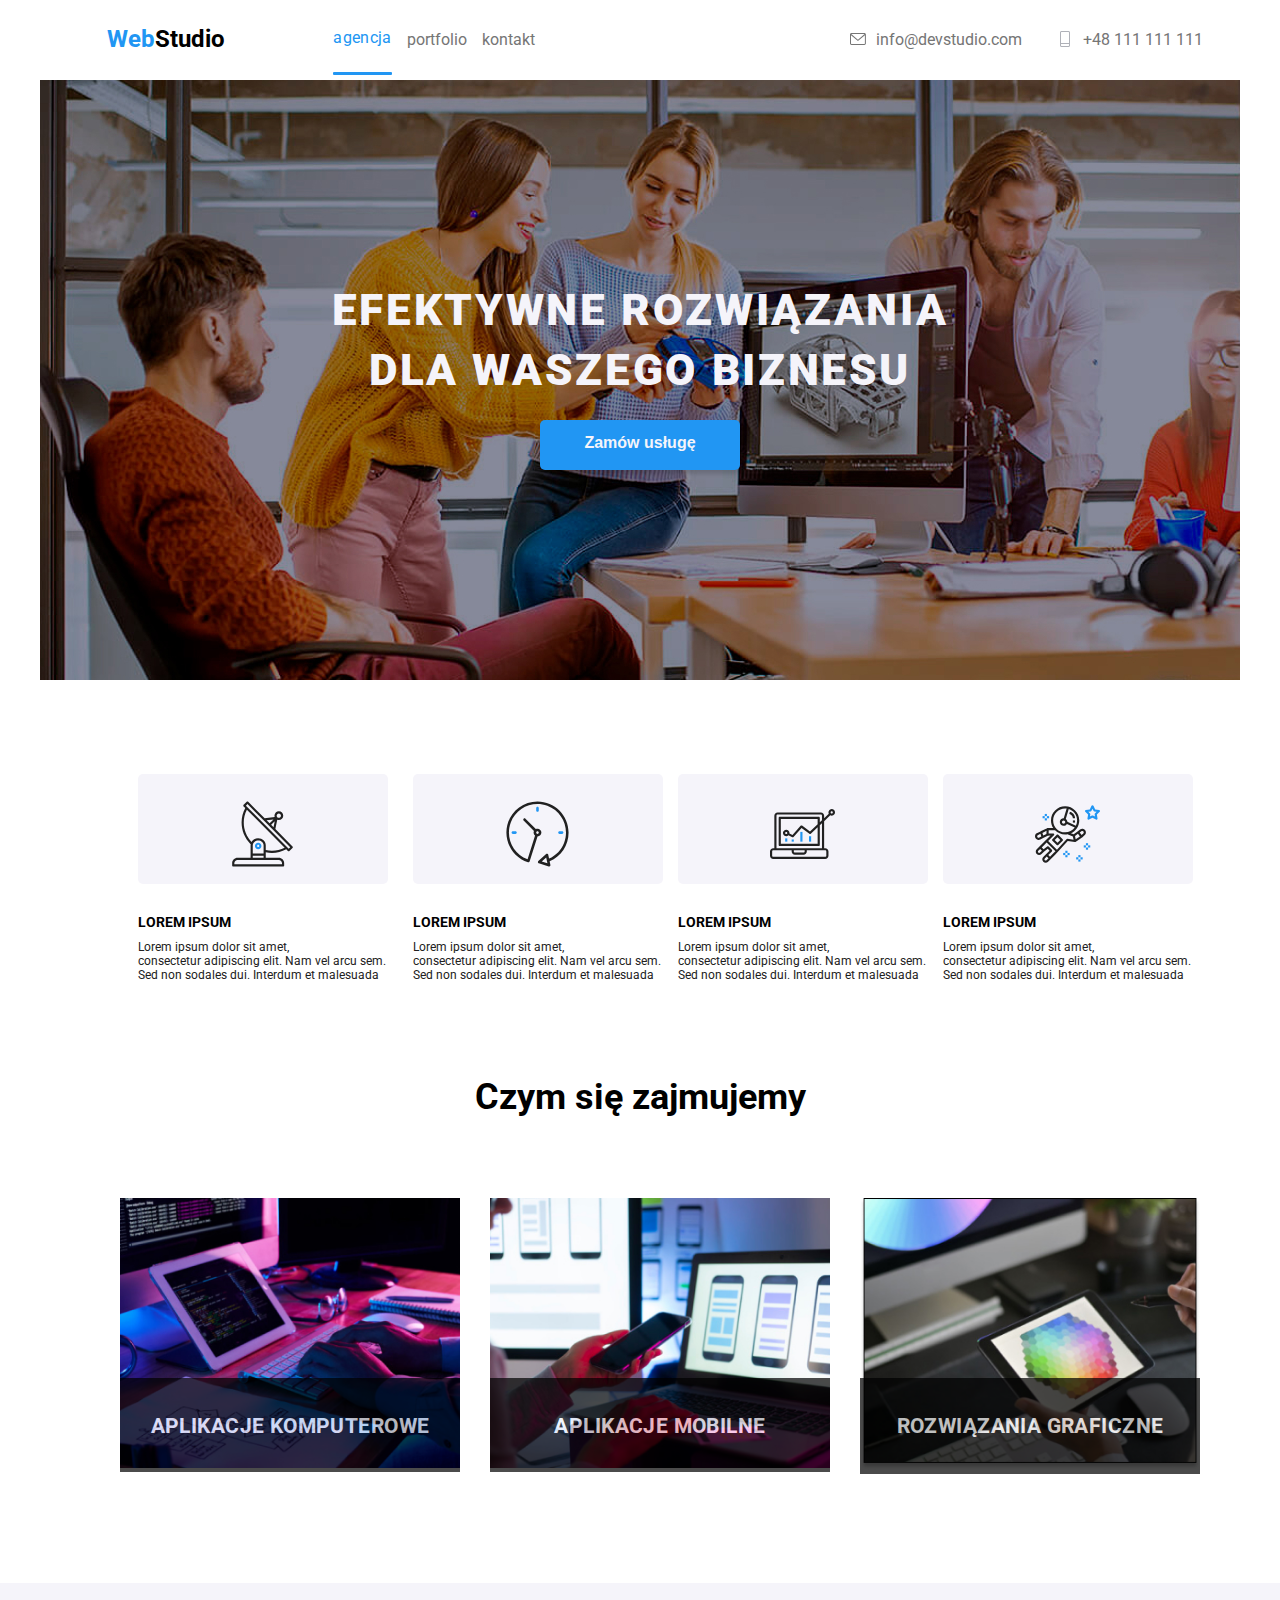
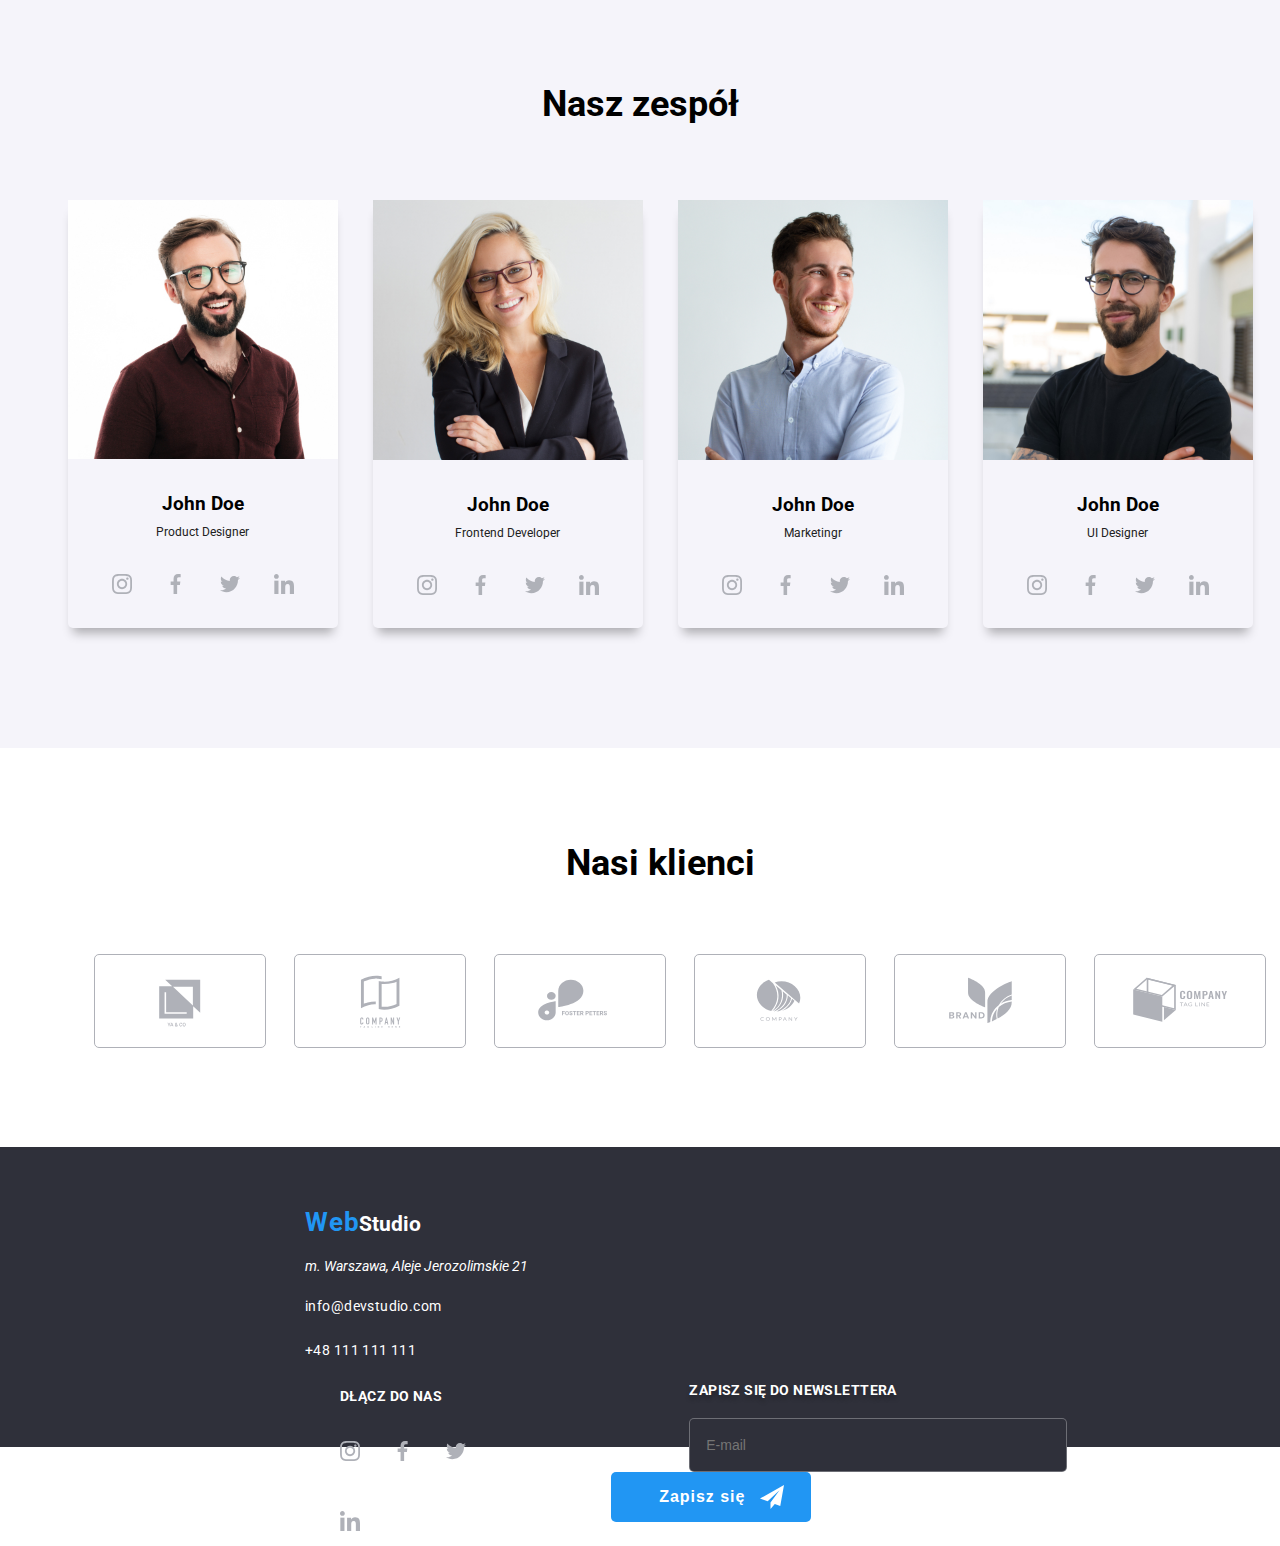
<file: index.html>
<!DOCTYPE html>
<html lang="pl">
<head>
    <meta charset="UTF-8">
    <meta http-equiv="X-UA-Compatible" content="IE=edge">
    <meta name="viewport" content="width=device-width, initial-scale=1.0">
    <title>WebStudio</title>

    <link href="./css/index.css" rel="stylesheet"/>

    <link rel="preconnect" href="https://fonts.googleapis.com">
    <link rel="preconnect" href="https://fonts.gstatic.com" crossorigin>
    <link href="https://fonts.googleapis.com/css2?family=Raleway:wght@700&family=Roboto:wght@400;500;700;900&display=swap" 
          rel="stylesheet">  

</head>

<body>

    <header class="container header">

        <div class="header__nav">
        <nav>
            <ul class="header__list">
    
            <li><a href="./index.html"><span class="header__item"><span class="header__link">Web</span>Studio</span></a></li>
            <li><a href="./index.html" class="header__active">agencja</a></li>
            <li><a href="./portfolio.html" >portfolio</a></li>
            <li><a href="kontakt" >kontakt</a></li>
    
            </ul>
        </nav>
        

        <div class="header-contact">
           <ul class="header-contact__list">
             <li class="header-contact__item">
                <span class="header-contact__link">
                    <svg class="header-contact__email" width="16" height="20">
                        <use href="./svg/symbol-defs.svg#envelope2"></use>
                    </svg>
                    <a href="mailto:info@devstudio.com">info@devstudio.com</a>
            </span>
        </li>
        <li class="header-contact__item">
            <span class="header-contact__link">
                <svg class="header-contact__phone" width="16" height="18">
                    <use href="./svg/symbol-defs.svg#phone"></use>
                </svg>
            <a href="tel:+48111111111">+48 111 111 111</a>
            </span>
        </li>
        </ul>
        </div>
        </div>


    </header>

        <section class="container service-heading__background-photo">
            
        <div>

        <h1 class="service-heading"><span class="service-heading__item">EFEKTYWNE ROZWIĄZANIA<br>DLA WASZEGO BIZNESU</span></h1>
        <button type="button" class="service-heading__button" data-modal-open=""><span class="service-heading__button-text">Zamów usługę</span></button>

        </div>

        </section>


        <div class="backdrop is-hidden" data-modal>
            <div class="modal"> 
                <button type="button" class="modal__close-btn" data-modal-close>X</button>
                <h2 class="modal__heading">Zostaw swoje dane w formularzu poniżej</h2>
        <div class="input-wrapper">
            <form name="form-modal">
                <label for="username">
                    <p class="label-modal">Imie</p>
                        <input class="input-modal" type="text" name="username" for="username" id="username">
                            <svg class="input-modal__svg-username" width="18" height="18">
                            <use href="./svg/symbol-defs-2.svg#people"></use>
                            </svg>
                </label>
        </div>
        <div class="input-wrapper">
                <label for="tel">
                    <p class="label-modal">Telefon</p>
                        <input class="input-modal" type="tel" name="tel" for="tel" id="tel">
                            <svg class="input-modal__svg-tel" width="18" height="18">
                            <use href="./svg/symbol-defs-2.svg#phone-modal"></use>
                            </svg>
                </label>
        
        </div>
        <div class="input-wrapper">
                <label for="email">
                    <p class="label-modal">Email</p>
                        <input class="input-modal" type="email" name="email" for="email" id="email">
                            <svg class="input-modal__svg-email" width="18" height="18">
                            <use href="./svg/symbol-defs-2.svg#envelope-modal"></use>
                            </svg>
                </label>
            
        </div>


        <div class="input-wrapper">
            
                <label class="form-modal-coment__label" for="coment" >
                    <p class="label-modal">Komentarz</p>
                        <input class="input-modal__coment" type="text" name="coment" for="coment" id="coment" placeholder="Wprowadź tekst">
                </label>
            
        </div>

                
                <input class="cookies" type="checkbox" name="cookies">
                <label class="cookies__text">Oświadczam iż akceptuję <a class="cookies__link">Regulamin</a> i <a class="cookies__link">Politykę Prywatności</a>.</label>
                

            <button type="submit" class="submit-modal">Wyślij</button>

            </div>
        </form>

            <script src="./js/modal.js"></script>


        </div>





        <section class="container">

        <ul class="index">

        <li>
            <div class="index__element">

                <div class="index-element__svg">
                    <svg class="index-element-svg__item" width="65" height="70">
                        <use href="./svg/symbol-defs.svg#Naszeatuty1"></use>
                    </svg>
                </div>
                
                <h3 class="index-element__paragraf">LOREM IPSUM</h3>
                <p>
                    Lorem ipsum dolor sit amet,<br>consectetur adipiscing elit. 
                    Nam vel arcu sem. <br>Sed non sodales dui. Interdum et malesuada
                </p>
            </div>
        </li>

        <li>
            <div class="text-index__element">
                <div class="index-element__svg">  
                    <svg class="index-element-svg__item" width="65" height="70">
                        <use href="./svg/symbol-defs.svg#naszeatrybuty2"></use>
                    </svg>                     
                </div>
                <h3 class="index-element__paragraf">LOREM IPSUM</h3>
                <p>
                    Lorem ipsum dolor sit amet,<br>consectetur adipiscing elit. 
                    Nam vel arcu sem. <br>Sed non sodales dui. Interdum et malesuada
                </p>
            </div>
        </li>

        <li>
            <div class="text-index__element">
                <div class="index-element__svg">   
                    <svg class="index-element-svg__item" width="65" height="70">
                        <use href="./svg/symbol-defs.svg#naszeatrybuty3"></use>
                    </svg>  
                </div>
                <h3 class="index-element__paragraf">LOREM IPSUM</h3>
                <p>
                    Lorem ipsum dolor sit amet,<br>consectetur adipiscing elit. 
                    Nam vel arcu sem. <br>Sed non sodales dui. Interdum et malesuada
                </p>
            </div>
        </li>

        <li>
            <div class="text-index__element">
                <div class="index-element__svg">
                    <svg class="index-element-svg__item" width="65" height="70">
                        <use href="./svg/symbol-defs.svg#naszeatrybuty4"></use>
                    </svg>  
                </div>
                <h3 class="index-element__paragraf">LOREM IPSUM</h3>
                <p>
                    Lorem ipsum dolor sit amet,<br>consectetur adipiscing elit. 
                    Nam vel arcu sem. <br>Sed non sodales dui. Interdum et malesuada
                </p>
            </div>
        </li>

        </ul>
        </section>





        <section class="container we-do">

           <h2 class="we-do__heading">Czym się zajmujemy</h2>

        <ul class="we-do__list">

            <li class="we-do__card">
                <div class="we-do__img">
                <img src="./images/1.jpg" alt="zdjęcie rąk na klawiaturze" width="340">

                <div class="static-overlay">
                    <h2>APLIKACJE KOMPUTEROWE</h2>
                </div>
               </div>
            </li>


            <li class="we-do__card">
                <div class="we-do__img">
                <img src="./images/2.jpg" alt="praca przy komputerze" width="340">

                <div class="static-overlay">
                    <h2> APLIKACJE MOBILNE</h2>
                </div>
               </div>
            </li>

            <li class="we-do__card">
                <div class="we-do__img">
                <img src="./images/3.jpg" alt="praca na teblecie graficznym" width="340">
                <div class="static-overlay">
                    <h2>ROZWIĄZANIA GRAFICZNE</h2>
                </div>
               </div>
            </li>

        </ul>

        </section>



    <section class="container employee">
        
        <h2 class="employee__heading">Nasz zespół</h2>

        <ul class="employee__list">
            <li class="employee__card">
                <div>
                <img src="./images/4.jpg" alt="Product Designer" width="270">
                <div class="employee__text">
                <h3 class="employee__name">John Doe</h3>
                <p>Product Designer</p>

                <div class="employee-social-media">
                    <div class="employee-social-media__circle">
                        <svg class="employee-social-media__icon" width="20" height="20">
                            <use href="./svg/symbol-defs.svg#instagram"></use>
                        </svg>

                    </div>
                    <div class="employee-social-media__circle">
                        <svg class="employee-social-media__icon" width="20" height="20">
                            <use href="./svg/symbol-defs.svg#fb"></use>
                        </svg>
                    </div>
                    <div class="employee-social-media__circle">
                        <svg class="employee-social-media__icon" width="20" height="20">
                            <use href="./svg/symbol-defs.svg#twitter"></use>
                        </svg>
                    </div>
                    <div class="employee-social-media__circle">
                        <svg class="employee-social-media__icon" width="20" height="20">
                            <use href="./svg/symbol-defs.svg#linkedin"></use>
                        </svg>
                    </div>
                </div>

            </li>

            <li class="employee__card">
                <div>
                    <img src="./images/5.jpg" alt="Frontend Developer" width="270">
                    <div class="employee__text">
                    <h3 class="employee__name">John Doe</h3>
                    <p>Frontend Developer</p>

                    <div class="employee-social-media">
                        <div class="employee-social-media__circle">
                            <svg class="employee-social-media__icon" width="20" height="20">
                                <use href="./svg/symbol-defs.svg#instagram"></use>
                            </svg>
    
                        </div>
                        <div class="employee-social-media__circle">
                            <svg class="employee-social-media__icon" width="20" height="20">
                                <use href="./svg/symbol-defs.svg#fb"></use>
                            </svg>
                        </div>
                        <div class="employee-social-media__circle">
                            <svg class="employee-social-media__icon" width="20" height="20">
                                <use href="./svg/symbol-defs.svg#twitter"></use>
                            </svg>
                        </div>
                        <div class="employee-social-media__circle">
                            <svg class="employee-social-media__icon" width="20" height="20">
                                <use href="./svg/symbol-defs.svg#linkedin"></use>
                            </svg>
                        </div>
                    </div>
            </li>

            <li class="employee__card">
                <div>
                    <img src="./images/6.jpg" alt="Marketing" width="270">
                    <div class="employee__text">
                    <h3  class="employee__name">John Doe</h3>
                    <p>Marketingr</p>

                    <div class="employee-social-media">
                        <div class="employee-social-media__circle">
                            <svg class="employee-social-media__icon" width="20" height="20">
                                <use href="./svg/symbol-defs.svg#instagram"></use>
                            </svg>
    
                        </div>
                        <div class="employee-social-media__circle">
                            <svg class="employee-social-media__icon" width="20" height="20">
                                <use href="./svg/symbol-defs.svg#fb"></use>
                            </svg>
                        </div>
                        <div class="employee-social-media__circle">
                            <svg class="employee-social-media__icon" width="20" height="20">
                                <use href="./svg/symbol-defs.svg#twitter"></use>
                            </svg>
                        </div>
                        <div class="employee-social-media__circle">
                            <svg class="employee-social-media__icon" width="20" height="20">
                                <use href="./svg/symbol-defs.svg#linkedin"></use>
                            </svg>
                        </div>
                    </div>

            </li>

            <li class="employee__card">
                <div>
                    <img src="./images/7.jpg" alt="UI Designer" width="270">
                    <div class="employee__text">
                    <h3  class="employee__name">John Doe</h3>
                    <p>UI Designer</p>

                    <div class="employee-social-media">
                        <div class="employee-social-media__circle">
                            <svg class="employee-social-media__icon" width="20" height="20">
                                <use href="./svg/symbol-defs.svg#instagram"></use>
                            </svg>
    
                        </div>
                        <div class="employee-social-media__circle">
                            <svg class="employee-social-media__icon" width="20" height="20" fill="#AFB1B8">
                                <use href="./svg/symbol-defs.svg#fb"></use>
                            </svg>
                        </div>
                        <div class="employee-social-media__circle">
                            <svg class="employee-social-media__icon" width="20" height="20">
                                <use href="./svg/symbol-defs.svg#twitter"></use>
                            </svg>
                        </div>
                        <div class="employee-social-media__circle">
                            <svg class="employee-social-media__icon" width="20" height="20">
                                <use href="./svg/symbol-defs.svg#linkedin"></use>
                            </svg>
                        </div>
                    </div>
            </li>
        </ul>
    </section>



    <section class="container section customers">

       
            <h2 class="customers__heading">Nasi klienci</h2>

            <ul class="customers__list">
                <li class="customer__card">
                    <svg class="customer__svg" width="170" height="92">
                            <use href="./svg/symbol-defs.svg#Client1"></use>
                        </svg>
                </li>

                <li class="customer__card">
                        <svg class="customer__svg" width="170" height="92">
                            <use href="./svg/symbol-defs.svg#Client2"></use>
                        </svg>
                </li>

                <li class="customer__card"> 
                        <svg class="customer__svg" width="170" height="92">
                            <use href="./svg/symbol-defs.svg#Client3"></use>
                        </svg>
                    </div>
                </li>

                <li class="customer__card">
                        <svg class="customer__svg" width="170" height="92">
                            <use href="./svg/symbol-defs.svg#Client4"></use>
                        </svg>
                </li>

                <li class="customer__card">
                        <svg class="customer__svg" width="170" height="92">
                            <use href="./svg/symbol-defs.svg#Client5"></use>
                        </svg>
                </li>

                <li class="customer__card">
                        <svg class="customer__svg" width="170" height="92">
                            <use href="./svg/symbol-defs.svg#Client6"></use>
                        </svg>
                </li>

            </ul>

    </section>

    <footer class="container footer">

        <section class="footer-page">

        <ul class="footer__list">
            <li class="footer__element">
                <h2><span class="footer__text">Web</span>Studio</h2>
            </li>

            <li class="footer__element">
                <address>m. Warszawa, Aleje Jerozolimskie 21</address>
            </li>

            <li class="footer__element">
                <a class="footer__link" href="mailto:info@devstudio.com">info@devstudio.com</a>
            </li>

            <li class="footer__element">
                <a class="footer__link" href="tel:+48111111111"> +48 111 111 111 </a>
            </li>
        </ul>

        <ul class="footer__join-us">

            <li>
            <h2>
                <span class="join-us">Dłącz do nas</span>
            </h2>

                <div class="footer__social-media">
                    <div class="footer-social-media__circle">
                        <svg class="footer-social-media__icon" width="20" height="20">
                            <use href="./svg/symbol-defs.svg#instagram"></use>
                        </svg>

                    </div>

                    <div class="footer-social-media__circle">
                        <svg class="footer-social-media__icon" width="20" height="20">
                            <use href="./svg/symbol-defs.svg#fb"></use>
                        </svg>
                    </div>
                    <div class="footer-social-media__circle">
                        <svg class="footer-social-media__icon" width="20" height="20">
                            <use href="./svg/symbol-defs.svg#twitter"></use>
                        </svg>
                    </div>
                    <div class="footer-social-media__circle">
                        <svg class="footer-social-media__icon" width="20" height="20">
                            <use href="./svg/symbol-defs.svg#linkedin"></use>
                        </svg>
                    </div>
                </div>
            </li>

            <li class="footer__newsletter newsletter">
            <div>
                <h2 class="footer__newsletter-text">ZAPISZ SIĘ DO NEWSLETTERA</h2>

                <form name="newsletter" autocomplete="off" novalidate> 
                    <input class="footer-input__newsletter" type="email" name="email" placeholder="E-mail"/> 
                    <button type="submit" class="footer__button"><span class="footer__button-text">Zapisz się</span>
                        <svg class="footer-input__newsletter-icon" width="24" height="24">
                            <use href="./svg/symbol-defs1.svg#icon-send"></use>
                        </svg>
                    </form>
                    </button>
            </div>

            </li>
        
       </ul>

    </section>

        

    </footer>


</body>
</html>
</file>
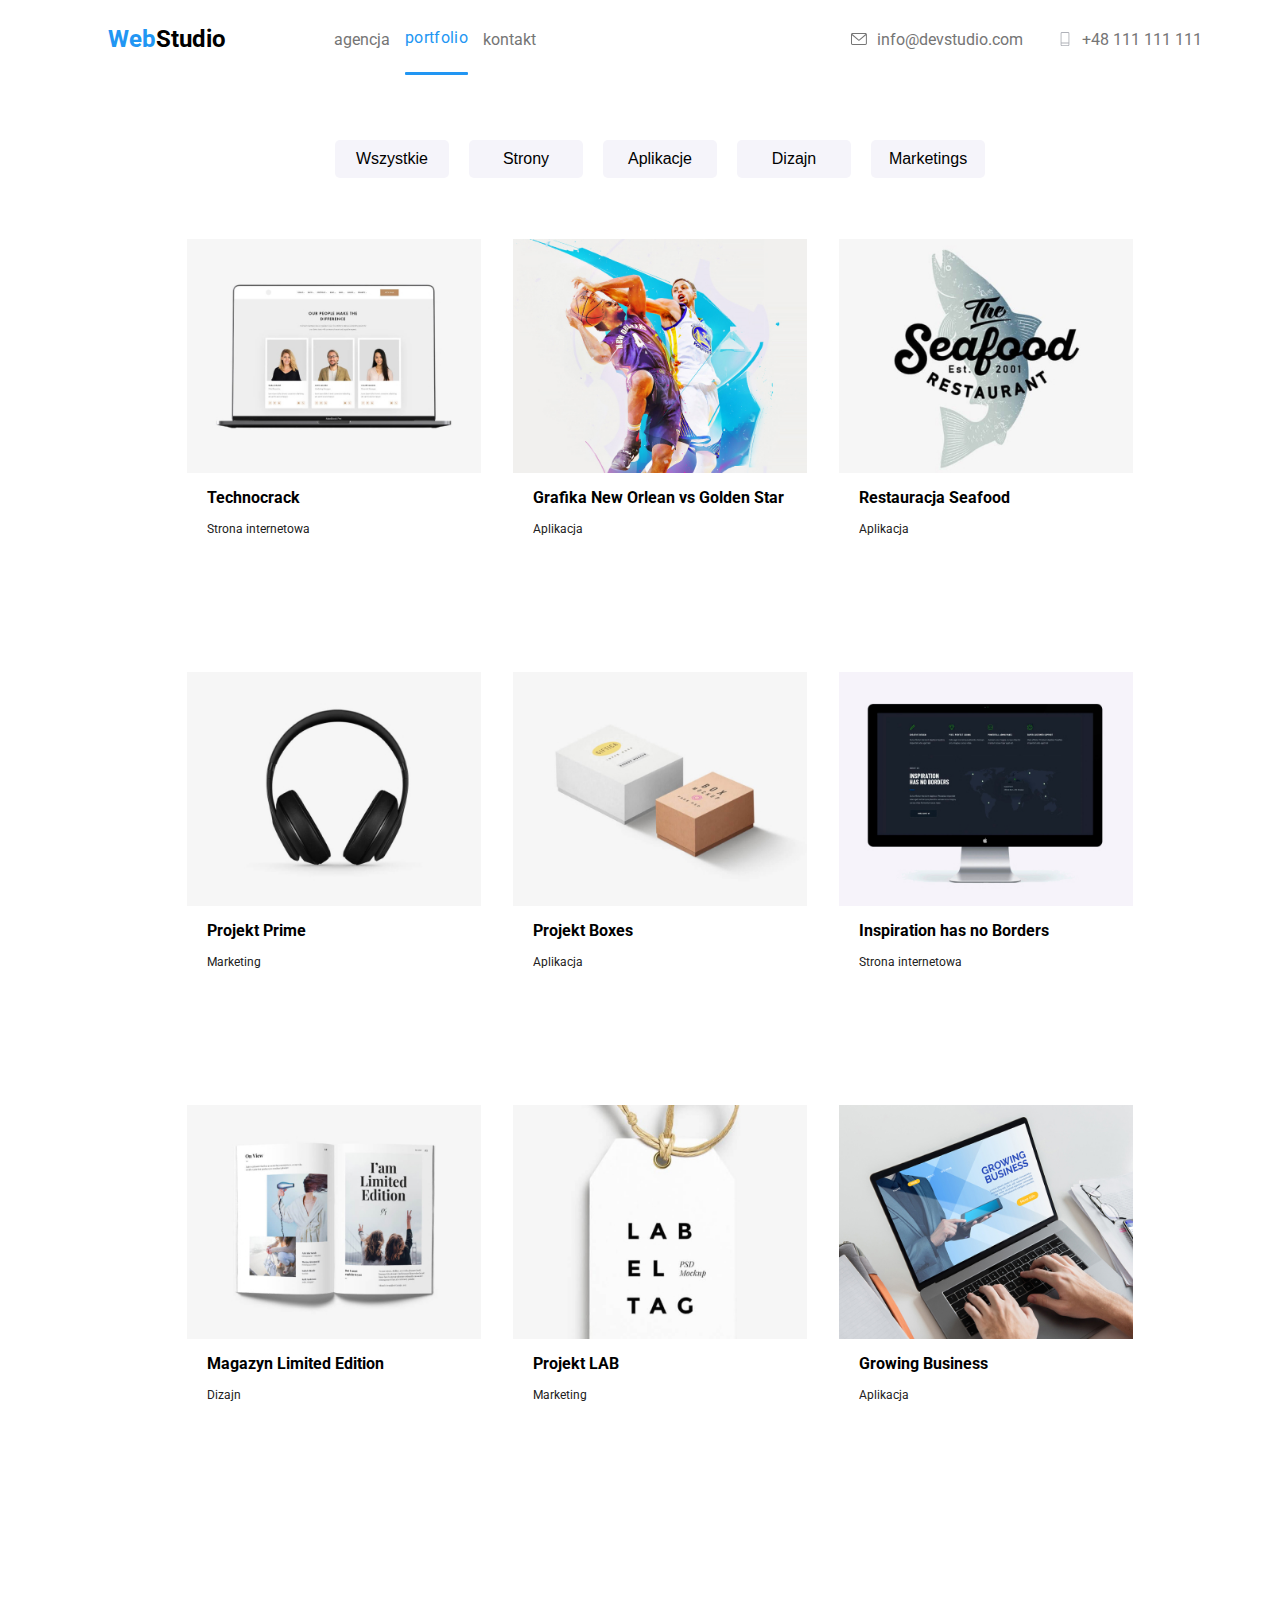
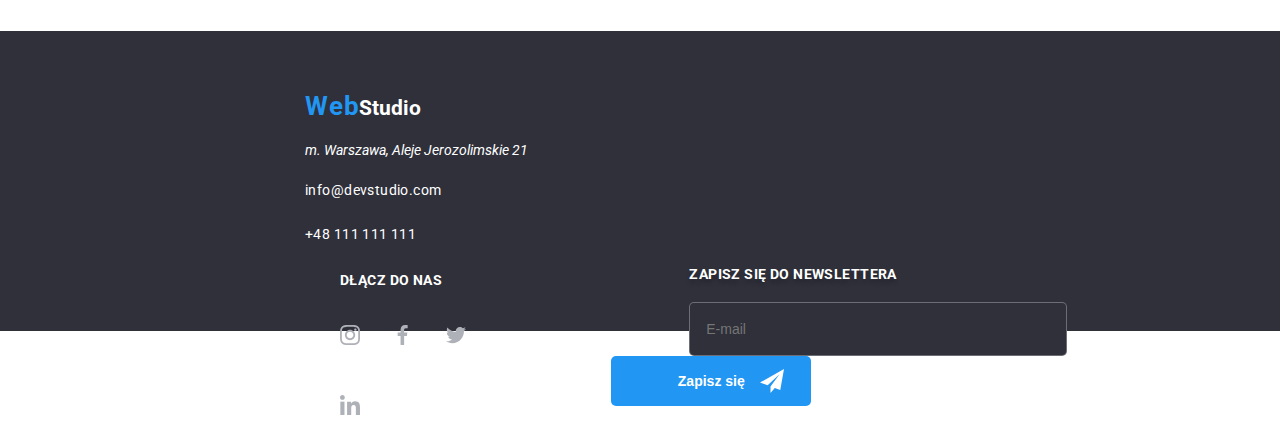
<file: portfolio.html>
<!DOCTYPE html>
<html lang="pl">
<head>
    <meta charset="UTF-8">
    <meta http-equiv="X-UA-Compatible" content="IE=edge">
    <meta name="viewport" content="width=device-width, initial-scale=1.0">
    <title>portfolio</title>

    <link href="./css/index.css" rel="stylesheet"/>

    <link rel="preconnect" href="https://fonts.googleapis.com">
    <link rel="preconnect" href="https://fonts.gstatic.com" crossorigin>
    <link href="https://fonts.googleapis.com/css2?family=Raleway:wght@700&family=Roboto:wght@400;500;700;900&display=swap" 
          rel="stylesheet"> 
</head>
<body>

    <header class="container header">

        <div class="header__nav">
        <nav>
            <ul class="header__list">
    
            <li><a href="./index.html"><span class="header__item"><span class="header__link">Web</span>Studio</span></a></li>
            <li><a href="./index.html">agencja</a></li>
            <li><a href="./portfolio.html" class="header__active">portfolio</a></li>
            <li><a href="kontakt" >kontakt</a></li>
    
            </ul>
        </nav>
        

        <div class="header-contact">
           <ul class="header-contact__list">
             <li class="header-contact__item">
                <span class="header-contact__link">
                    <svg class="header-contact__email" width="16" height="20">
                        <use href="./svg/symbol-defs.svg#envelope2"></use>
                    </svg>
                    <a href="mailto:info@devstudio.com">info@devstudio.com</a>
            </span>
        </li>
        <li class="header-contact__item">
            <span class="header-contact__link">
                <svg class="header-contact__phone" width="14" height="16">
                    <use href="./svg/symbol-defs.svg#phone"></use>
                </svg>
            <a href="tel:+48111111111">+48 111 111 111</a>
            </span>
        </li>
        </ul>
        </div>
        </div>


    </header>

    <main>

    <section class="container">

        <ul class="buttons__list">

        <li class="button-list__element"><button type="button" class="button__item">Wszystkie</button></li>
        <li class="button-list__element"><button type="button" class="button__item">Strony</button></li>
        <li class="button-list__element"><button type="button" class="button__item">Aplikacje</button></li>
        <li class="button-list__element"><button type="button" class="button__item">Dizajn</button></li>
        <li class="button-list__element"><button type="button" class="button__item">Marketings</button></li>

        </ul>

    </section>

    </main>

    <section class="container section">


        <ul class="portfolio">

        <li class="portfolio__card">

            <div class="portfolio__box">
                <img src="./images/stronainternetowa.jpg" alt="laptop z otwartą stroną internetową" width="294">
              <div class="portfolio__overlay">
                <p> Technocrack jest popularną <br>
                    platformą wykorzystywaną <br> 
                    do rozpowszechniania koronawirusa.<br> 
                    Firmy wykorzystują tę platformę <br> 
                    do celów szpiegowskich i ataków <br>
                    na niezabezpieczone serwery <br>
                    konkurencji.
                </p>
              </div>
              
            </div>
            <div >
              <h2 class="portfolio__heading">Technocrack</h2>
              <p class="portfolio__text">Strona internetowa</p>
            </div>

        </li>

        <li class="portfolio__card">

            <div class="portfolio__box">
                <img src="./images/dizajn.jpg" alt="grafika z koszykarzami" width="294">
              <div class="portfolio__overlay">
                <p> Technocrack jest popularną <br>
                    platformą wykorzystywaną <br> 
                    do rozpowszechniania koronawirusa.<br> 
                    Firmy wykorzystują tę platformę <br> 
                    do celów szpiegowskich i ataków <br>
                    na niezabezpieczone serwery <br>
                    konkurencji.
                </p>
              </div>
              
            </div>
            <div >
              <h2 class="portfolio__heading"> Grafika New Orlean vs Golden Star</h2>
              <p class="portfolio__text">Aplikacja</p>
            </div>

        </li>

        <li class="portfolio__card">

            <div class="portfolio__box">
                <img src="./images/aplikacja.jpg" alt="aplikacja seafood" width="294" >
              <div class="portfolio__overlay">
                <p> Technocrack jest popularną <br>
                    platformą wykorzystywaną <br> 
                    do rozpowszechniania koronawirusa.<br> 
                    Firmy wykorzystują tę platformę <br> 
                    do celów szpiegowskich i ataków <br>
                    na niezabezpieczone serwery <br>
                    konkurencji.
                </p>
              </div>
              
            </div>
            <div>
              <h2 class="portfolio__heading">Restauracja Seafood</h2>
              <p class="portfolio__text">Aplikacja</p>
            </div>

        </li>

        <li class="portfolio__card">

            <div class="portfolio__box">
                <img src="./images/marketing.jpg" alt="słuchawki do słuchania muzyki" width="294">
              <div class="portfolio__overlay">
                <p> Technocrack jest popularną <br>
                    platformą wykorzystywaną <br> 
                    do rozpowszechniania koronawirusa.<br> 
                    Firmy wykorzystują tę platformę <br> 
                    do celów szpiegowskich i ataków <br>
                    na niezabezpieczone serwery <br>
                    konkurencji.
                </p>
              </div>
              
            </div>
            <div>
              <h2 class="portfolio__heading">Projekt Prime</h2>
              <p class="portfolio__text">Marketing</p>
            </div>

        </li>

        <li class="portfolio__card">

            <div class="portfolio__box">
                <img src="./images/aplikacja2.jpg" alt="kartonowe opakowania" width="294">
              <div class="portfolio__overlay">
                <p> Technocrack jest popularną <br>
                    platformą wykorzystywaną <br> 
                    do rozpowszechniania koronawirusa.<br> 
                    Firmy wykorzystują tę platformę <br> 
                    do celów szpiegowskich i ataków <br>
                    na niezabezpieczone serwery <br>
                    konkurencji.
                </p>
              </div>
              
            </div>
            <div>
                <h2 class="portfolio__heading">Projekt Boxes</h2>
                <p class="portfolio__text">Aplikacja</p>
                </div>

        </li>


        <li class="portfolio__card">

            <div class="portfolio__box">
                <img src="./images/stronainternetowa1.jpg" alt="monitor" width="294">
              <div class="portfolio__overlay">
                <p> Technocrack jest popularną <br>
                    platformą wykorzystywaną <br> 
                    do rozpowszechniania koronawirusa.<br> 
                    Firmy wykorzystują tę platformę <br> 
                    do celów szpiegowskich i ataków <br>
                    na niezabezpieczone serwery <br>
                    konkurencji.
                </p>
              </div>
              
            </div>
            <div>
                <h2 class="portfolio__heading">Inspiration has no Borders</h2>
                <p class="portfolio__text">Strona internetowa</p>
                </div>

        </li>

        <li class="portfolio__card">

            <div class="portfolio__box">
                <img src="./images/dizajn2.jpg" alt="czasopismo" width="294">
              <div class="portfolio__overlay">
                <p> Technocrack jest popularną <br>
                    platformą wykorzystywaną <br> 
                    do rozpowszechniania koronawirusa.<br> 
                    Firmy wykorzystują tę platformę <br> 
                    do celów szpiegowskich i ataków <br>
                    na niezabezpieczone serwery <br>
                    konkurencji.
                </p>
              </div>
              
            </div>
            <div>
                <h2 class="portfolio__heading">Magazyn Limited Edition</h2>
                <p class="portfolio__text">Dizajn</p>
                </div>

        </li>

        <li class="portfolio__card">

            <div class="portfolio__box">
                <img src="./images/marketing2.jpg" alt="metka od ubrania" width="294">
              <div class="portfolio__overlay">
                <p> Technocrack jest popularną <br>
                    platformą wykorzystywaną <br> 
                    do rozpowszechniania koronawirusa.<br> 
                    Firmy wykorzystują tę platformę <br> 
                    do celów szpiegowskich i ataków <br>
                    na niezabezpieczone serwery <br>
                    konkurencji.
                </p>
              </div>
              
            </div>
            <div>
                <h2 class="portfolio__heading">Projekt LAB</h2>
                <p class="portfolio__text">Marketing</p>
                </div>

        </li>

        <li class="portfolio__card">

            <div class="portfolio__box">
                <img src="./images/aplikacja3.jpg" alt="laptop" width="294">
              <div class="portfolio__overlay">
                <p> Technocrack jest popularną <br>
                    platformą wykorzystywaną <br> 
                    do rozpowszechniania koronawirusa.<br> 
                    Firmy wykorzystują tę platformę <br> 
                    do celów szpiegowskich i ataków <br>
                    na niezabezpieczone serwery <br>
                    konkurencji.
                </p>
              </div>
              
            </div>
            <div>
                <h2 class="portfolio__heading">Growing Business</h2>
                <p class="portfolio__text">Aplikacja</p>
                </div>

        </li>
        </ul>
    </section>


    <footer class="container footer">

        <section class="footer-page">

        <ul class="footer__list">
            <li class="footer__element">
                <h2><span class="footer__text">Web</span>Studio</h2>
            </li>

            <li class="footer__element">
                <address>m. Warszawa, Aleje Jerozolimskie 21</address>
            </li>

            <li class="footer__element">
                <a class="footer__link" href="mailto:info@devstudio.com">info@devstudio.com</a>
            </li>

            <li class="footer__element">
                <a class="footer__link" href="tel:+48111111111"> +48 111 111 111 </a>
            </li>
        </ul>

        <ul class="footer__join-us">

            <li>
            <h2>
                <span class="join-us">Dłącz do nas</span>
            </h2>

                <div class="footer__social-media">
                    <div class="footer-social-media__circle">
                        <svg class="footer-social-media__icon" width="20" height="20">
                            <use href="./svg/symbol-defs.svg#instagram"></use>
                        </svg>

                    </div>

                    <div class="footer-social-media__circle">
                        <svg class="footer-social-media__icon" width="20" height="20">
                            <use href="./svg/symbol-defs.svg#fb"></use>
                        </svg>
                    </div>
                    <div class="footer-social-media__circle">
                        <svg class="footer-social-media__icon" width="20" height="20">
                            <use href="./svg/symbol-defs.svg#twitter"></use>
                        </svg>
                    </div>
                    <div class="footer-social-media__circle">
                        <svg class="footer-social-media__icon" width="20" height="20">
                            <use href="./svg/symbol-defs.svg#linkedin"></use>
                        </svg>
                    </div>
                </div>
            </li>

            <li class="footer__newsletter newsletter">
            <div>
                <h2 class="footer__newsletter-text">ZAPISZ SIĘ DO NEWSLETTERA</h2>

                <form name="newsletter" autocomplete="off" novalidate> 
                    <input class="footer-input__newsletter" type="email" name="email" placeholder="E-mail"/> 
                    <button type="submit" class="footer__button">Zapisz się
                        <svg class="footer-input__newsletter-icon" width="24" height="24">
                            <use href="./svg/symbol-defs1.svg#icon-send"></use>
                        </svg>
                    </button>
            </div>

            </li>
        
       </ul>

    </section>

        

    </footer>

</body>
</html>
</file>
<file: css/index.css>
@charset "UTF-8";
body {
  font-family: "Roboto", sans-serif;
  background-color: #fff;
}

* {
  margin: 0;
}

ul {
  list-style: none;
}

.section {
  padding-bottom: 94px;
}

.container {
  width: 1200px;
  margin: 0 auto;
  display: flex;
  gap: 15px;
  flex-direction: column;
  background-color: #fff;
}

.header {
  max-height: 80px;
  width: auto;
}

a {
  text-decoration: none;
  color: #757575;
}

a:hover {
  color: #2196f3;
}

p {
  font-size: 12px;
  color: #212121;
}

.header {
  max-height: 80px;
  width: auto;
}

.header__item {
  margin-right: 93px;
  font-weight: bold;
  font-size: 24px;
  color: #000000;
}

.header__item :hover {
  color: #2196f3;
}

.header__link {
  color: #2196f3;
}

.header__link:hover {
  color: #000000;
}

.header__nav {
  margin-top: 25px;
  font-size: 16px;
  align-items: center;
  display: flex;
  gap: 15px;
  flex-wrap: wrap;
  justify-content: center;
}

.header__list {
  align-items: center;
  display: flex;
  gap: 15px;
  flex-wrap: wrap;
  justify-content: center;
  padding-bottom: 32px;
}

.header__active {
  justify-content: center;
  letter-spacing: 0.02em;
  color: #2196f3;
  transition: 250ms color #AFB1B8;
  color: #2196f3;
  margin-top: 30px;
}

.header__active:after {
  position: relative;
  display: block;
  content: "";
  border-radius: 1px;
  top: 25px;
  left: 0px;
  width: 100%;
  height: 3px;
  background-color: #2196f3;
}

.header-contact {
  padding-left: 250px;
  display: flex;
  flex-wrap: wrap;
}

.header-contact__list {
  align-items: center;
  display: flex;
  gap: 15px;
  flex-wrap: wrap;
  justify-content: center;
  padding-bottom: 32px;
}

.header-contact__item {
  display: flex;
  flex-wrap: wrap;
  margin: auto;
  align-items: center;
  justify-content: center;
  transition-duration: 0.5s;
}

.header-contact__item:hover {
  fill: #2196f3;
}

.header-contact__link {
  padding-left: 10px;
  padding-right: 10px;
  align-items: center;
  display: inline-flex;
}

.header-contact__link:hover svg {
  fill: #2196f3;
}

.header-contact__email {
  padding-right: 10px;
  fill: #757575;
}

.header-contact__email:hover {
  fill: #2196f3;
}

.header-contact__phone {
  padding-right: 10px;
  fill: #AFB1B8;
}

.header-contact__phone:hover {
  fill: #2196f3;
}

.backdrop {
  z-index: 1;
  position: fixed;
  left: 0;
  top: 0;
  width: 100%;
  height: 100%;
  background-color: rgba(0, 0, 0, 0.2);
}

.modal {
  position: absolute;
  top: 50%;
  left: 50%;
  width: 528px;
  min-height: 581px;
  transform: translate(-50%, -50%);
  background-color: #fff;
}
.modal__heading {
  font-size: 20px;
  text-decoration: bold;
  text-align: center;
  margin-top: 40px;
  margin-bottom: 12px;
}

.modal__close-btn {
  position: absolute;
  top: 8px;
  right: 8px;
  width: 30px;
  height: 30px;
  background-color: #fff;
  border: 1px solid rgba(0, 0, 0, 0.1);
  border-radius: 50%;
  cursor: pointer;
}

.is-hidden {
  opacity: 0;
  visibility: hidden;
  pointer-events: none;
}

.input-wrapper .input-modal {
  position: relative;
  margin-bottom: 20px;
  justify-content: center;
}

.input-wrapper:hover svg {
  border-color: #2196f3;
  fill: #2196f3;
}

.label-modal {
  font-size: 14px;
  margin-left: 40px;
  margin-bottom: 5px;
}

.input-modal {
  width: 408px;
  height: 38px;
  margin-left: 40px;
  margin-right: 40px;
  padding-left: 42px;
  border-radius: 5px;
  border: 1px solid rgba(33, 33, 33, 0.2);
}
.input-modal:hover {
  border-color: #2196f3;
}

.input-modal__svg-username {
  position: absolute;
  top: 110px;
  left: 55px;
}

.input-modal__svg-tel {
  position: absolute;
  top: 195px;
  left: 55px;
}

.input-modal__svg-email {
  position: absolute;
  top: 280px;
  left: 55px;
}

.input-modal__coment {
  margin-left: 40px;
  width: 436px;
  height: 40px;
  padding-bottom: 100px;
  padding-left: 10px;
  border-radius: 5px;
  border-color: #AFB1B8;
  border: 1px solid rgba(33, 33, 33, 0.2);
}
.input-modal__coment:hover {
  cursor: pointer;
  border-color: #2196f3;
}

.button-modal:hover {
  cursor: pointer;
}

.submit-modal {
  cursor: pointer;
  width: 200px;
  height: 50px;
  background-color: #2196f3;
  color: #fff;
  font-size: 16px;
  text-align: center;
  margin-top: 30px;
  margin-left: 164px;
  margin-bottom: 40px;
  border: none;
  border-radius: 5px;
  box-shadow: 0px 2px 1px -1px rgba(0, 0, 0, 0.2), 0px 1px 1px 0px rgba(0, 0, 0, 0.14), 0px 1px 3px 0px rgba(0, 0, 0, 0.12);
}

.cookies {
  margin-left: 50px;
  margin-top: 20px;
}
.cookies__text {
  font-size: 14px;
}
.cookies__link {
  text-decoration: underline;
  color: #2196f3;
  cursor: pointer;
}

.service-heading__background-photo {
  width: 100%;
  background-size: cover;
}

@media screen and (min-width: 480px) {
  .service-heading__background-photo {
    max-width: 480px;
    height: 400px;
    background-image: url(../images/responsive/mobile.png);
    margin: 0 auto;
  }
}
@media screen and (min-width: 768px) {
  .service-heading__background-photo {
    max-width: 768px;
    height: 400px;
    background-image: url(../images/responsive/tablet.png);
  }
}
@media screen and (min-width: 1200px) {
  .service-heading__background-photo {
    max-width: 1200px;
    height: 600px;
    background-image: url(../images/zdjęciewtle.jpg);
  }
}
.service-heading {
  margin-top: 200px;
  font-style: normal;
  font-weight: 900;
  font-size: 26px;
  line-height: 42px;
  text-align: center;
  letter-spacing: 0.06em;
  text-transform: uppercase;
}
.service-heading__item {
  color: #F5F4FA;
  text-align: center;
  margin-top: 118px;
  margin-bottom: 198px;
}

@media screen and (min-width: 1200px) {
  .service-heading {
    font-style: normal;
    font-weight: 900;
    font-size: 44px;
    line-height: 60px;
    text-align: center;
    letter-spacing: 0.06em;
    text-transform: uppercase;
  }
  .service-heading__item {
    color: #F5F4FA;
    text-align: center;
  }
}
.service-heading__button {
  margin: auto;
  margin-top: 20px;
  margin-bottom: 118px;
  display: flex;
  flex-wrap: wrap;
  justify-content: center;
  background-color: #2196f3;
  width: 200px;
  height: 50px;
  border: none;
  border-radius: 5px;
  transition-duration: 0.5s;
  box-shadow: 0px 4px 4px rgba(0, 0, 0, 0.15);
}
.service-heading__button:hover {
  width: 200px;
  height: 50px;
  transition: cubic-bezier(0.4, 0, 0.2, 1) 250ms;
  cursor: pointer;
  background-color: #fff;
}

.service-heading__button-text {
  color: #F5F4FA;
  margin-top: 13px;
  font-weight: bold;
  font-size: 16px;
  text-align: center;
  transition: cubic-bezier(0.4, 0, 0.2, 1) 250ms;
}
.service-heading__button-text:hover {
  color: #2f303a;
}

.footer {
  display: flex;
  flex-wrap: wrap;
  padding-left: 50px;
  max-height: 300px;
  height: auto;
  width: auto;
  background-color: #2f303a;
  justify-content: flex-start;
}
.footer__list {
  color: #fff;
  justify-content: flex-start;
}
.footer__element {
  padding-bottom: 20px;
}

.footer-page {
  margin-top: 60px;
  font-size: 14px;
  display: flex;
  flex-wrap: wrap;
  margin-left: 215px;
}

.footer__join-us {
  justify-content: flex-start;
  display: flex;
  color: #fff;
  margin-left: 20px;
}

.footer__social-media {
  justify-content: space-evenly;
}

.footer-social-media__circle {
  padding: 10px;
  margin-top: 20px;
  display: inline-flex;
  width: 30px;
  height: 30px;
  border-radius: 50%;
  justify-content: center;
  align-items: center;
  background-color: none;
  transition-duration: 0.5s;
}

.footer-social-media__circle:hover {
  background-color: #2196f3;
  fill: #fff;
  cursor: pointer;
}
.footer-social-media__circle:hover svg {
  fill: #fff;
}

.footer-social-media__icon {
  fill: #AFB1B8;
  transition: cubic-bezier(0.4, 0, 0.2, 1) 250ms;
}
.footer-social-media__icon:hover {
  fill: #fff;
}

.footer__newsletter {
  border: none;
  justify-content: flex-start;
  display: flex;
  color: #fff;
  margin-left: 20px;
}
.footer__newsletter-text {
  margin-left: 78px;
  margin-bottom: 20px;
  font-style: normal;
  font-weight: 700;
  font-size: 14px;
  line-height: 16px;
  letter-spacing: 0.03em;
  text-transform: uppercase;
  text-shadow: 0px 4px 4px rgba(0, 0, 0, 0.25);
}

.footer-input__newsletter {
  width: 358px;
  height: 50px;
  border: 1px solid rgba(255, 255, 255, 0.3);
  border-radius: 5px;
  margin-left: 78px;
  background-color: #2f303a;
  color: #fff;
  padding-left: 16px;
  font-size: 14px;
  line-height: 1.25;
  margin-right: 12px;
  transition: cubic-bezier(0.4, 0, 0.2, 1) 250ms;
  transition-duration: 0.5s;
}
.footer-input__newsletter-icon {
  padding-left: 24px;
  align-items: center;
  position: absolute;
  bottom: 13px;
  top: 13px;
  right: 13px;
  left: 125px;
}

.footer-input__newsletter:active {
  border-color: #2196f3;
  color: #2196f3;
}

.footer-input__newsletter:hover {
  border-color: #2196f3;
  color: #2196f3;
  transition: cubic-bezier(0.4, 0, 0.2, 1) 250ms;
  transition-duration: 0.5s;
}

.footer__text {
  color: #2196f3;
  font-style: normal;
  font-weight: 700;
  font-size: 26px;
  line-height: 31px;
  letter-spacing: 0.03em;
}

.join-us {
  padding: 15px;
  color: #fff;
  font-style: normal;
  font-weight: 700;
  font-size: 14px;
  line-height: 16px;
  letter-spacing: 0.03em;
  text-transform: uppercase;
}

.footer__link {
  color: #fff;
  font-style: normal;
  font-weight: 400;
  font-size: 14px;
  line-height: 24px;
  letter-spacing: 0.03em;
}

.newsletter {
  margin-left: 78px;
  border: none;
}

.footer__button {
  position: relative;
  height: 50px;
  width: 200px;
  background-color: #2196f3;
  border: none;
  font-size: 14px;
  font-weight: bold;
  color: #fff;
  align-items: center;
  border-radius: 5px;
}

.footer__button-text {
  margin-left: 42px;
  font-style: normal;
  font-weight: 700;
  font-size: 16px;
  line-height: 30px;
  display: flex;
  align-items: center;
  text-align: center;
  letter-spacing: 0.06em;
}

.portfolio {
  display: flex;
  flex-wrap: wrap;
  justify-content: center;
}
.portfolio__card {
  margin-left: 15px;
  margin-right: 15px;
  margin-bottom: 94px;
  padding-bottom: 40px;
  border: 1px solid;
  border-color: #fff;
}

.portfolio__card:hover {
  box-shadow: 0px 2px 1px -1px rgba(0, 0, 0, 0.2), 0px 1px 1px 0px rgba(0, 0, 0, 0.14), 0px 1px 3px 0px rgba(0, 0, 0, 0.12);
  transition: 250ms cubic-bezier(0.4, 0, 0.2, 1);
  cursor: pointer;
}

.portfolio__box {
  overflow: hidden;
  position: relative;
  width: 294px;
  height: 234px;
  margin-left: auto;
  margin-right: auto;
  background-color: #AFB1B8;
}

.portfolio__overlay {
  position: absolute;
  top: 0;
  left: 0;
  width: 100%;
  height: 100%;
  background-color: #2196f3;
  opacity: 90%;
  transform: translateY(100%);
  transition: cubic-bezier(0.4, 0, 0.2, 1) 250ms;
}

.portfolio__overlay > p {
  color: #fff;
  font-size: 16px;
  padding-left: 24px;
  padding-top: 50px;
}

.portfolio__box:hover .portfolio__overlay {
  transform: translateY(0);
}

.portfolio__heading {
  margin-top: 15px;
  margin-left: 20px;
  font-size: 16px;
  margin-bottom: 15px;
}

.portfolio__text {
  margin-left: 20px;
}

.we-do {
  background-color: #fff;
  padding-top: 94px;
  width: auto;
  padding-bottom: 94px;
}
.we-do__heading {
  margin-bottom: 50px;
  font-size: 36px;
  text-align: center;
  width: auto;
}
.we-do__list {
  display: flex;
  flex-wrap: wrap;
  justify-content: center;
}

.we-do__card {
  padding: 15px;
}

.we-do__img {
  position: relative;
  overflow: hidden;
}

.static-overlay {
  position: absolute;
  top: 0;
  left: 0;
  width: 100%;
  height: 50%;
  background-color: #000000;
  opacity: 70%;
  color: #fff;
  text-align: center;
  padding-top: 40px;
  margin-top: 180px;
  font-style: normal;
  font-size: 14px;
  line-height: 16px;
  text-align: center;
  letter-spacing: 0.03em;
  text-transform: uppercase;
}

.employee {
  display: flex;
  flex-wrap: wrap;
  justify-content: center;
  background-color: #F5F4FA;
  padding-top: 50px;
  padding-bottom: 50px;
  width: auto;
}
.employee__heading {
  margin-top: 50px;
  margin-bottom: 50px;
  font-size: 36px;
  text-align: center;
  width: auto;
}
.employee__list {
  margin-bottom: 60px;
  justify-content: center;
  display: flex;
  gap: 15px;
  flex-wrap: wrap;
}

.employee__card {
  width: 270px;
  height: 428px;
  border-radius: 5px;
  box-shadow: 0 10px 10px -5px rgba(0, 0, 0, 0.3);
  margin: 10px;
}

.employee__text {
  margin-top: 30px;
  display: block;
  text-align: center;
  font-size: 16px;
}

.employee__name {
  padding-bottom: 10px;
}

.employee-social-media {
  justify-content: space-evenly;
}
.employee-social-media__circle {
  padding: 10px;
  margin-top: 20px;
  display: inline-flex;
  width: 30px;
  height: 30px;
  border-radius: 50%;
  justify-content: center;
  align-items: center;
  background-color: none;
  transition-duration: 0.5s;
}

.employee-social-media__circle:hover svg {
  fill: #fff;
}

.employee-social-media__circle:hover {
  background-color: #2196f3;
  fill: #fff;
  cursor: pointer;
}

.employee-social-media__icon {
  fill: #AFB1B8;
  transition: cubic-bezier(0.4, 0, 0.2, 1) 250ms;
}
.employee-social-media__icon:hover {
  fill: #fff;
}

.customers {
  display: flex;
  flex-wrap: wrap;
  justify-content: center;
  background-color: #fff;
  padding-top: 94px;
  max-width: 1200px;
  width: auto;
}
.customers__heading {
  display: flex;
  flex-wrap: wrap;
  justify-content: center;
  background-color: #fff;
  width: auto;
  font-size: 36px;
}
.customers__list {
  width: 100%;
  display: flex;
  flex-wrap: wrap;
  margin: auto;
  margin-top: 50px;
  justify-content: space-around;
}

.customer__card {
  margin: 5px;
  display: flex;
  flex-wrap: wrap;
  width: 170px;
  height: 92px;
  border: 1px solid;
  border-color: #AFB1B8;
  border-radius: 5px;
}

.customer__card:hover svg {
  fill: #2196f3;
}

.customer__card:hover {
  border-color: #2196f3;
}

.customer__svg {
  fill: #AFB1B8;
  transition: cubic-bezier(0.4, 0, 0.2, 1) 250ms;
}
.customer__svg:hover {
  cursor: pointer;
  fill: #2196f3;
}

.index {
  margin-top: 94px;
  font-size: 14px;
  display: flex;
  flex-wrap: wrap;
  justify-content: center;
  width: auto;
  gap: 15px;
}
.index__element {
  width: auto;
  display: block;
  padding-left: 10px;
  padding-right: 10px;
}

.index-element__svg {
  width: 250px;
  height: 110px;
  background-color: #F5F4FA;
  border-radius: 5px;
  justify-content: center;
  display: flex;
  flex-wrap: wrap;
}

.index-element-svg__item {
  padding-top: 25px;
}

.index-element__paragraf {
  font-size: 14px;
  font-weight: bold;
  padding-top: 30px;
  padding-bottom: 10px;
}

.buttons__list {
  display: flex;
  flex-wrap: wrap;
  justify-content: center;
  margin-top: 50px;
  margin-bottom: 50px;
}

.button-list__element {
  padding: 10px;
}

.button__item {
  transition-duration: 0.5s;
  display: inline;
  width: 114px;
  height: 38px;
  flex-direction: row;
  text-align: center;
  background-color: #F5F4FA;
  font-size: 16px;
  border: none;
  border-radius: 5px;
  transition: cubic-bezier(0.4, 0, 0.2, 1) 250ms;
}
.button__item:focus {
  color: #2196f3;
}
.button__item:hover {
  width: 121px;
  height: 38px;
  cursor: pointer;
  background-color: #2196f3;
  border: none;
  color: #2196f3;
  text-align: center;
  text-decoration: none;
  display: inline-block;
  border-radius: 5px;
  font-size: 16px;
  transition: 250ms cubic-bezier(0.4, 0, 0.2, 1);
  box-shadow: 0px 2px 1px -1px rgba(0, 0, 0, 0.2), 0px 1px 1px 0px rgba(0, 0, 0, 0.14), 0px 1px 3px 0px rgba(0, 0, 0, 0.12);
}/*# sourceMappingURL=index.css.map */
</file>
